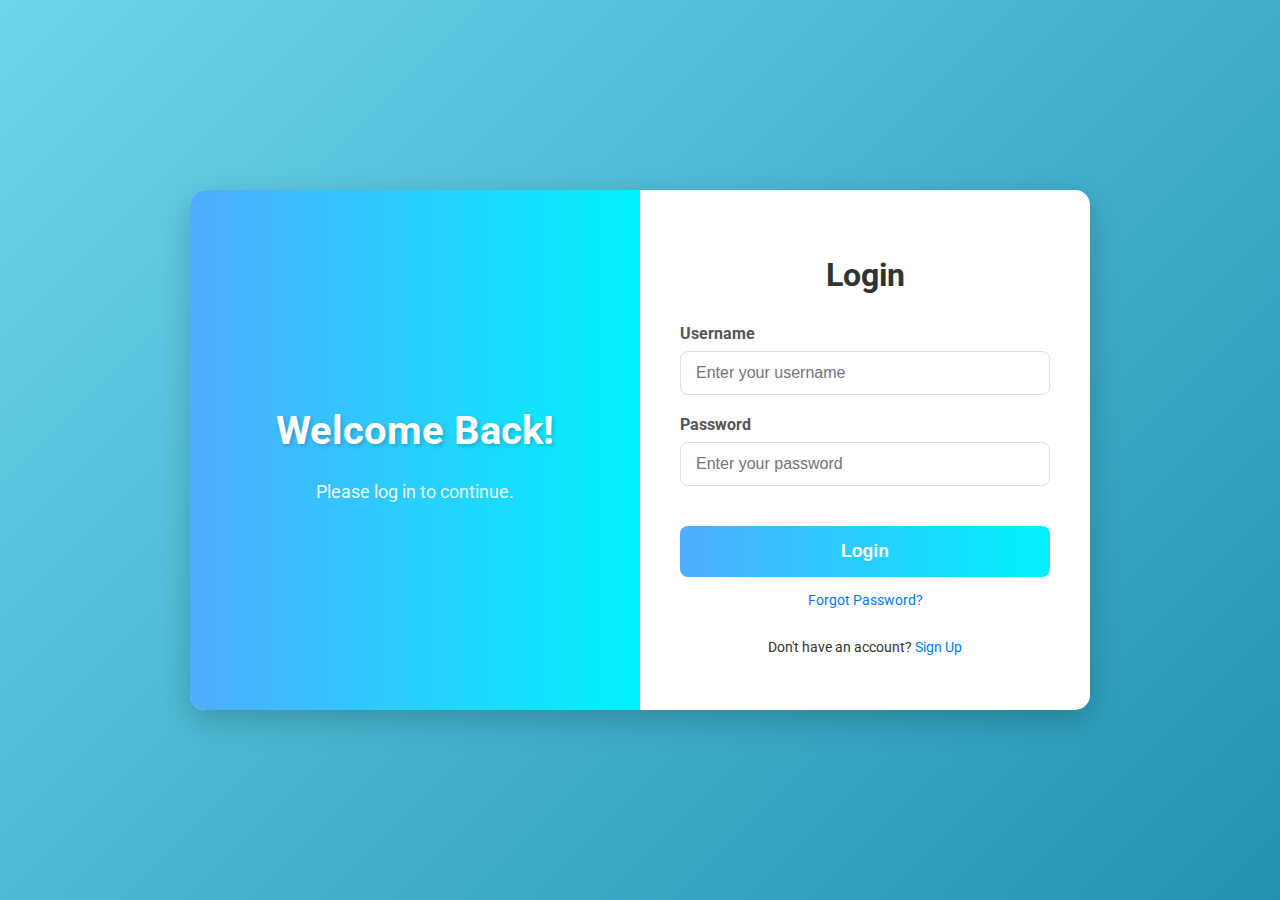
<file: index.html>
<!DOCTYPE html>
<html lang="en">
<head>
    <meta charset="UTF-8">
    <meta name="viewport" content="width=device-width, initial-scale=1.0">
    <title>Login Page</title>
    <link rel="stylesheet" href="style.css">
</head>
<body>
    <div class="login-container">
        <div class="login-graphic">
            <h1>Welcome Back!</h1>
            <p>Please log in to continue.</p>
        </div>
        <div class="login-form">
            <h2>Login</h2>
            <form>
                <div class="input-group">
                    <label for="username">Username</label>
                    <input type="text" id="username" name="username" placeholder="Enter your username" required>
                </div>
                <div class="input-group">
                    <label for="password">Password</label>
                    <input type="password" id="password" name="password" placeholder="Enter your password" required>
                </div>
                <button type="submit">Login</button>
                <div class="forgot-password">
                    <a href="#">Forgot Password?</a>
                </div>
            </form>
            <div class="signup-link">
                <p>Don't have an account? <a href="#">Sign Up</a></p>
            </div>
        </div>
    </div>
</body>
</html>
</file>
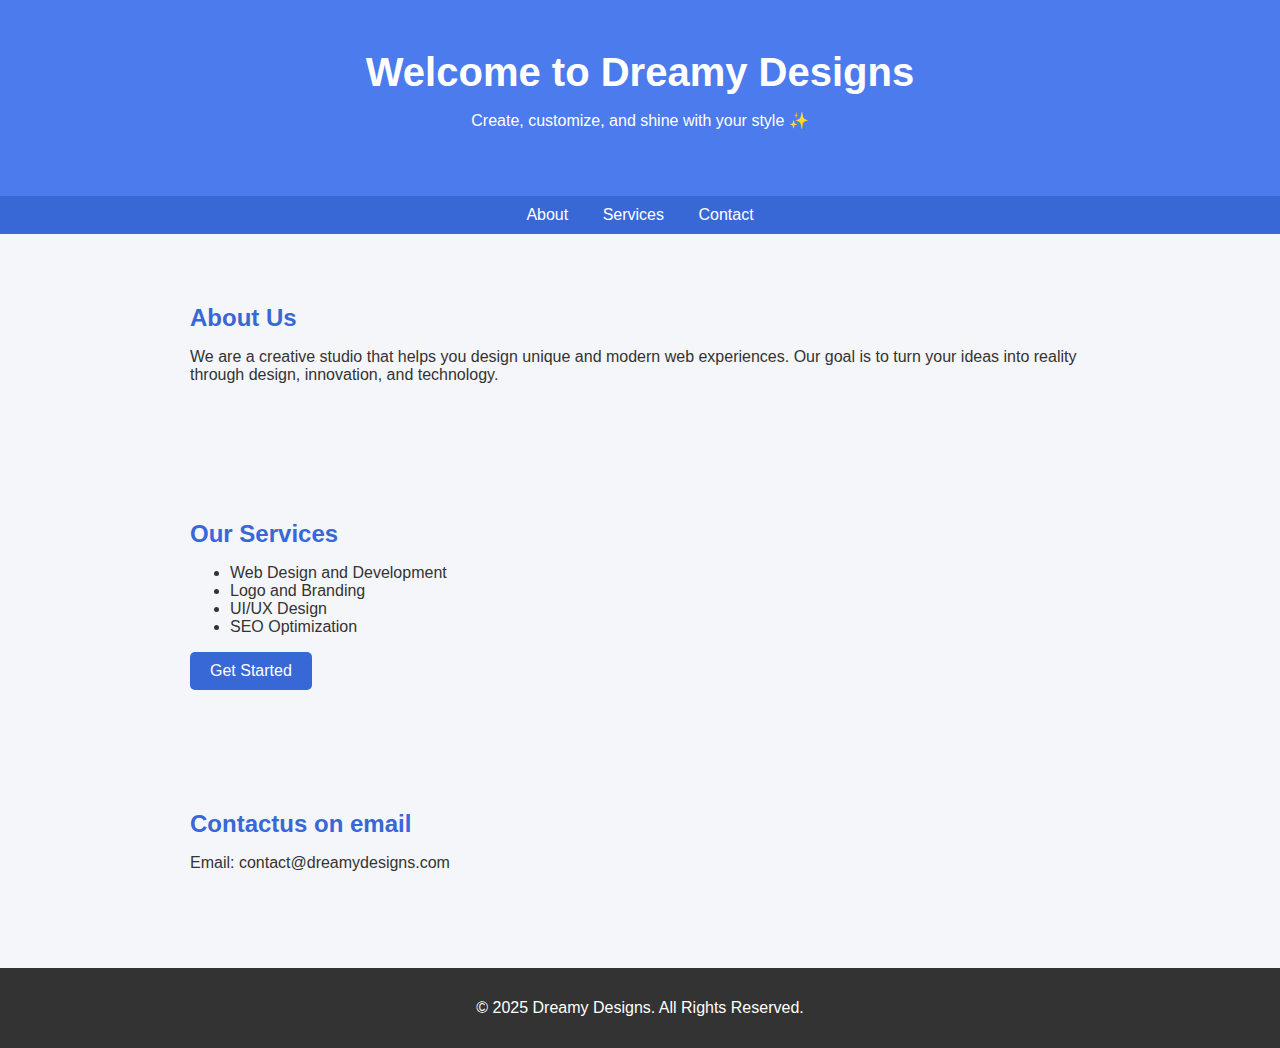
<file: pg2.html>
<!DOCTYPE html>
<html lang="en">
<head>
  <meta charset="UTF-8">
  <meta name="viewport" content="width=device-width, initial-scale=1.0">
  <title>Simple One Page Website</title>
  <style>
    body {
      margin: 0;
      font-family: 'Poppins', sans-serif;
      background: #f5f6fa;
      color: #333;
    }

    header {
      background: #4b7bec;
      color: white;
      text-align: center;
      padding: 50px 20px;
    }

    header h1 {
      margin: 0;
      font-size: 2.5em;
    }

    nav {
      background: #3867d6;
      text-align: center;
      padding: 10px 0;
    }

    nav a {
      color: white;
      text-decoration: none;
      margin: 0 15px;
      font-weight: 500;
    }

    nav a:hover {
      text-decoration: underline;
    }

    section {
      padding: 50px 20px;
      max-width: 900px;
      margin: auto;
    }

    section h2 {
      color: #3867d6;
      margin-bottom: 15px;
    }

    .btn {
      display: inline-block;
      background: #3867d6;
      color: white;
      padding: 10px 20px;
      border-radius: 5px;
      text-decoration: none;
      transition: background 0.3s;
    }

    .btn:hover {
      background: #4b7bec;
    }

    footer {
      background: #333;
      color: white;
      text-align: center;
      padding: 15px 0;
      margin-top: 30px;
    }
  </style>
</head>
<body>

  <header>
    <h1>Welcome to Dreamy Designs</h1>
    <p>Create, customize, and shine with your style ✨</p>
  </header>

  <nav>
    <a href="#about">About</a>
    <a href="#services">Services</a>
    <a href="#contact">Contact</a>
  </nav>

  <section id="about">
    <h2>About Us</h2>
    <p>We are a creative studio that helps you design unique and modern web experiences. Our goal is to turn your ideas into reality through design, innovation, and technology.</p>
  </section>

  <section id="services">
    <h2>Our Services</h2>
    <ul>
      <li>Web Design and Development</li>
      <li>Logo and Branding</li>
      <li>UI/UX Design</li>
      <li>SEO Optimization</li>
    </ul>
    <a href="#contact" class="btn">Get Started</a>
  </section>

  <section id="contact">
    <h2>Contactus on email</h2>
    <p>Email: contact@dreamydesigns.com</p>
  
  </section>

  <footer>
    <p>© 2025 Dreamy Designs. All Rights Reserved.</p>
  </footer>

</body>
</html>
</file>
<file: style.css>
@import url('https://fonts.googleapis.com/css2?family=Roboto:wght@300;400;700&display=swap');

body {
    font-family: 'Roboto', sans-serif;
    margin: 0;
    display: flex;
    justify-content: center;
    align-items: center;
    min-height: 100vh;
    background: linear-gradient(135deg, #6dd5ed, #2193b0); /* Nice blue gradient background */
    color: #333;
}

.login-container {
    display: flex;
    background-color: #fff;
    border-radius: 15px;
    box-shadow: 0 10px 30px rgba(0, 0, 0, 0.2);
    overflow: hidden;
    max-width: 900px;
    width: 90%;
}

.login-graphic {
    flex: 1;
    background: linear-gradient(to right, #4facfe, #00f2fe); /* Graphic background gradient */
    display: flex;
    flex-direction: column;
    justify-content: center;
    align-items: center;
    color: white;
    padding: 40px;
    text-align: center;
}

.login-graphic h1 {
    font-size: 2.5em;
    margin-bottom: 10px;
    text-shadow: 2px 2px 4px rgba(0,0,0,0.2);
}

.login-graphic p {
    font-size: 1.1em;
    opacity: 0.9;
}

.login-form {
    flex: 1;
    padding: 40px;
    display: flex;
    flex-direction: column;
    justify-content: center;
}

.login-form h2 {
    text-align: center;
    color: #333;
    margin-bottom: 30px;
    font-size: 2em;
}

.input-group {
    margin-bottom: 20px;
}

.input-group label {
    display: block;
    margin-bottom: 8px;
    font-weight: bold;
    color: #555;
}

.input-group input[type="text"],
.input-group input[type="password"] {
    width: 100%;
    padding: 12px 15px;
    border: 1px solid #ddd;
    border-radius: 8px;
    font-size: 1em;
    box-sizing: border-box; /* Include padding in width */
    transition: border-color 0.3s ease;
}

.input-group input[type="text"]:focus,
.input-group input[type="password"]:focus {
    border-color: #00f2fe;
    outline: none;
    box-shadow: 0 0 0 3px rgba(0, 242, 254, 0.2);
}

button[type="submit"] {
    width: 100%;
    padding: 15px;
    background: linear-gradient(to right, #4facfe, #00f2fe);
    color: white;
    border: none;
    border-radius: 8px;
    font-size: 1.1em;
    font-weight: bold;
    cursor: pointer;
    transition: background 0.3s ease, transform 0.2s ease;
    margin-top: 20px;
}

button[type="submit"]:hover {
    background: linear-gradient(to right, #00f2fe, #4facfe);
    transform: translateY(-2px);
}

.forgot-password, .signup-link {
    text-align: center;
    margin-top: 15px;
    font-size: 0.9em;
}

.forgot-password a, .signup-link a {
    color: #007bff;
    text-decoration: none;
    transition: color 0.3s ease;
}

.forgot-password a:hover, .signup-link a:hover {
    color: #0056b3;
    text-decoration: underline;
}

/* Responsive adjustments */
@media (max-width: 768px) {
    .login-container {
        flex-direction: column;
        max-width: 400px;
    }

    .login-graphic {
        padding: 30px;
        border-radius: 15px 15px 0 0;
    }

    .login-form {
        padding: 30px;
    }
}
</file>
